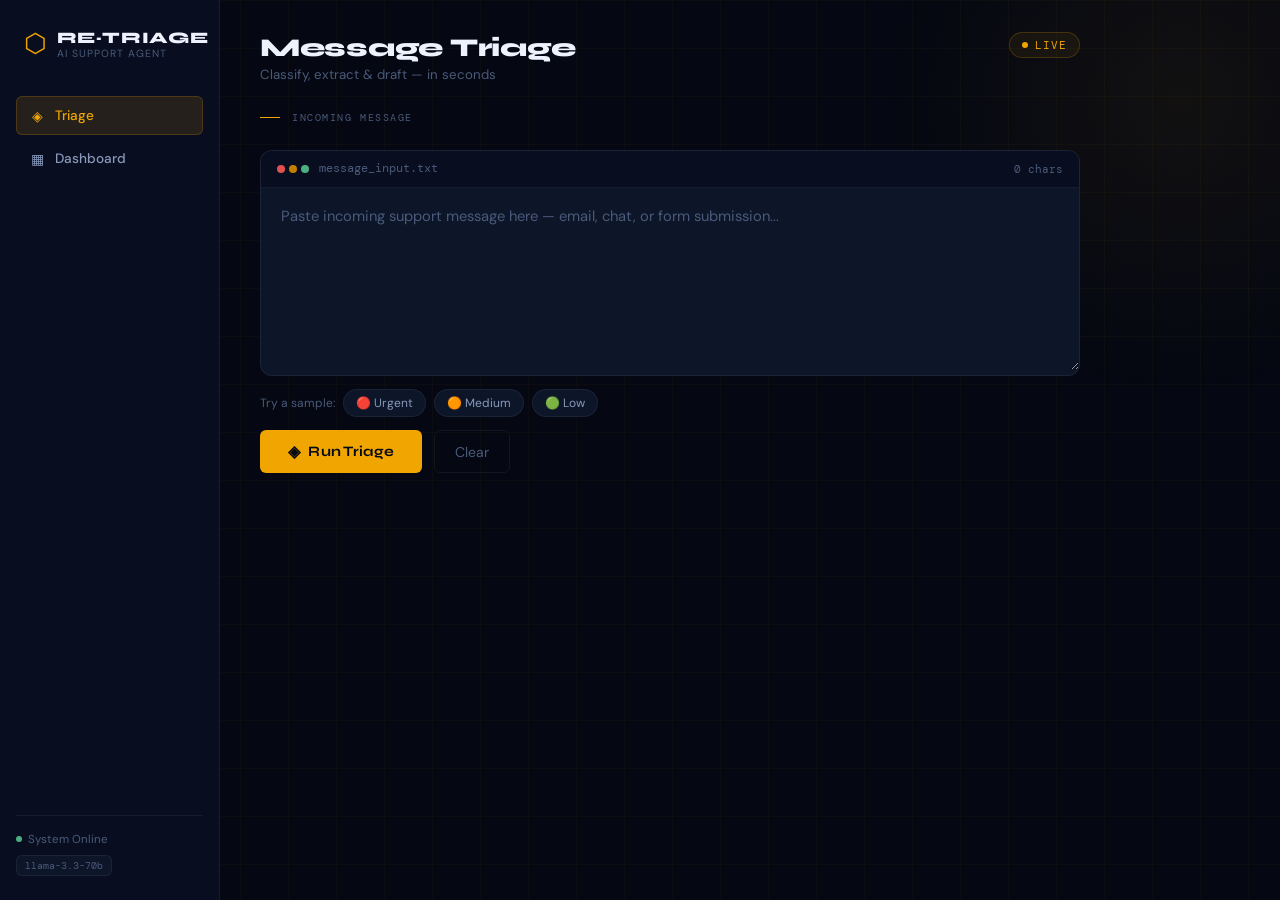
<file: frontend/index.html>
<!DOCTYPE html>
<html lang="en">
<head>
  <meta charset="UTF-8" />
  <meta name="viewport" content="width=device-width, initial-scale=1.0"/>
  <title>RE·TRIAGE — Real Estate Support Agent</title>
  <link rel="preconnect" href="https://fonts.googleapis.com">
  <link href="https://fonts.googleapis.com/css2?family=Syne:wght@400;600;700;800&family=DM+Mono:wght@400;500&family=DM+Sans:wght@300;400;500&display=swap" rel="stylesheet">
  <link rel="stylesheet" href="style.css" />
</head>
<body>

  <div class="bg-grid"></div>
  <div class="bg-glow"></div>

  <div class="layout">

    <!-- Sidebar -->
    <aside class="sidebar">
      <div class="brand">
        <div class="brand-icon">⬡</div>
        <div class="brand-text">
          <span class="brand-name">RE·TRIAGE</span>
          <span class="brand-sub">AI Support Agent</span>
        </div>
      </div>

      <nav class="sidebar-nav">
        <a href="index.html" class="nav-item active">
          <span class="nav-icon">◈</span>
          <span>Triage</span>
        </a>
        <a href="dashboard.html" class="nav-item">
          <span class="nav-icon">▦</span>
          <span>Dashboard</span>
        </a>
      </nav>

      <div class="sidebar-footer">
        <div class="system-status">
          <span class="pulse-dot"></span>
          <span>System Online</span>
        </div>
        <div class="model-tag">llama-3.3-70b</div>
      </div>
    </aside>

    <!-- Main Content -->
    <main class="main">

      <!-- Top Bar -->
      <header class="topbar">
        <div class="topbar-left">
          <h1 class="page-title">Message Triage</h1>
          <p class="page-sub">Classify, extract & draft — in seconds</p>
        </div>
        <div class="topbar-right">
          <div class="live-indicator">
            <span class="pulse-dot amber"></span>
            <span>LIVE</span>
          </div>
        </div>
      </header>

      <!-- Input Section -->
      <section class="input-section">
        <div class="section-label">
          <span class="label-line"></span>
          <span>INCOMING MESSAGE</span>
        </div>

        <div class="input-card">
          <div class="input-card-header">
            <div class="input-dots">
              <span></span><span></span><span></span>
            </div>
            <span class="input-card-title">message_input.txt</span>
            <span class="char-count" id="charCount">0 chars</span>
          </div>
          <textarea
            id="messageInput"
            rows="6"
            placeholder="Paste incoming support message here — email, chat, or form submission..."
            oninput="updateCharCount()"
          ></textarea>
        </div>

        <!-- Sample Messages -->
        <div class="samples-row">
          <span class="samples-label">Try a sample:</span>
          <button class="sample-btn" onclick="loadSample('urgent')">🔴 Urgent</button>
          <button class="sample-btn" onclick="loadSample('medium')">🟠 Medium</button>
          <button class="sample-btn" onclick="loadSample('low')">🟢 Low</button>
        </div>

        <div class="action-row">
          <button id="submitBtn" class="primary-btn" onclick="runTriage()">
            <span class="btn-icon">◈</span>
            <span id="btnText">Run Triage</span>
            <span id="btnSpinner" class="spinner hidden"></span>
          </button>
          <button class="ghost-btn" onclick="clearAll()">Clear</button>
        </div>
      </section>

      <!-- Error -->
      <div id="errorBox" class="error-box hidden"></div>

      <!-- Report Output -->
      <section id="reportPanel" class="report-panel hidden">

        <div class="section-label">
          <span class="label-line"></span>
          <span>TRIAGE REPORT</span>
          <span class="report-id-badge" id="reportIdBadge"></span>
        </div>

        <!-- Top Row: Classification + Routing -->
        <div class="report-grid-top">

          <!-- Classification -->
          <div class="report-card">
            <div class="card-eyebrow">Classification</div>
            <div class="classification-display">
              <div class="class-item">
                <span class="class-micro">URGENCY</span>
                <span id="urgencyTag" class="urgency-tag"></span>
              </div>
              <div class="class-divider"></div>
              <div class="class-item">
                <span class="class-micro">INTENT</span>
                <span id="intentTag" class="intent-tag"></span>
              </div>
            </div>
          </div>

          <!-- Routing -->
          <div class="report-card routing-card">
            <div class="card-eyebrow">Routing & SLA</div>
            <p id="routingText" class="routing-main"></p>
            <div class="sla-chip" id="slaChip"></div>
          </div>

        </div>

        <!-- Entities -->
        <div class="report-card entities-card">
          <div class="card-eyebrow">Extracted Entities</div>
          <div class="entities-grid" id="entitiesGrid"></div>
        </div>

        <!-- Draft Response -->
        <div class="report-card draft-card">
          <div class="card-eyebrow">
            <span>Draft Response</span>
            <button class="copy-btn" id="copyBtn" onclick="copyDraft()">
              ⊕ Copy
            </button>
          </div>
          <div id="draftResponse" class="draft-content"></div>
        </div>

        <!-- Timestamp -->
        <div class="report-meta">
          <span id="reportTimestamp"></span>
          <span>·</span>
          <span>status: pending_review</span>
        </div>

      </section>

    </main>
  </div>

  <script src="app.js"></script>
</body>
</html>
</file>
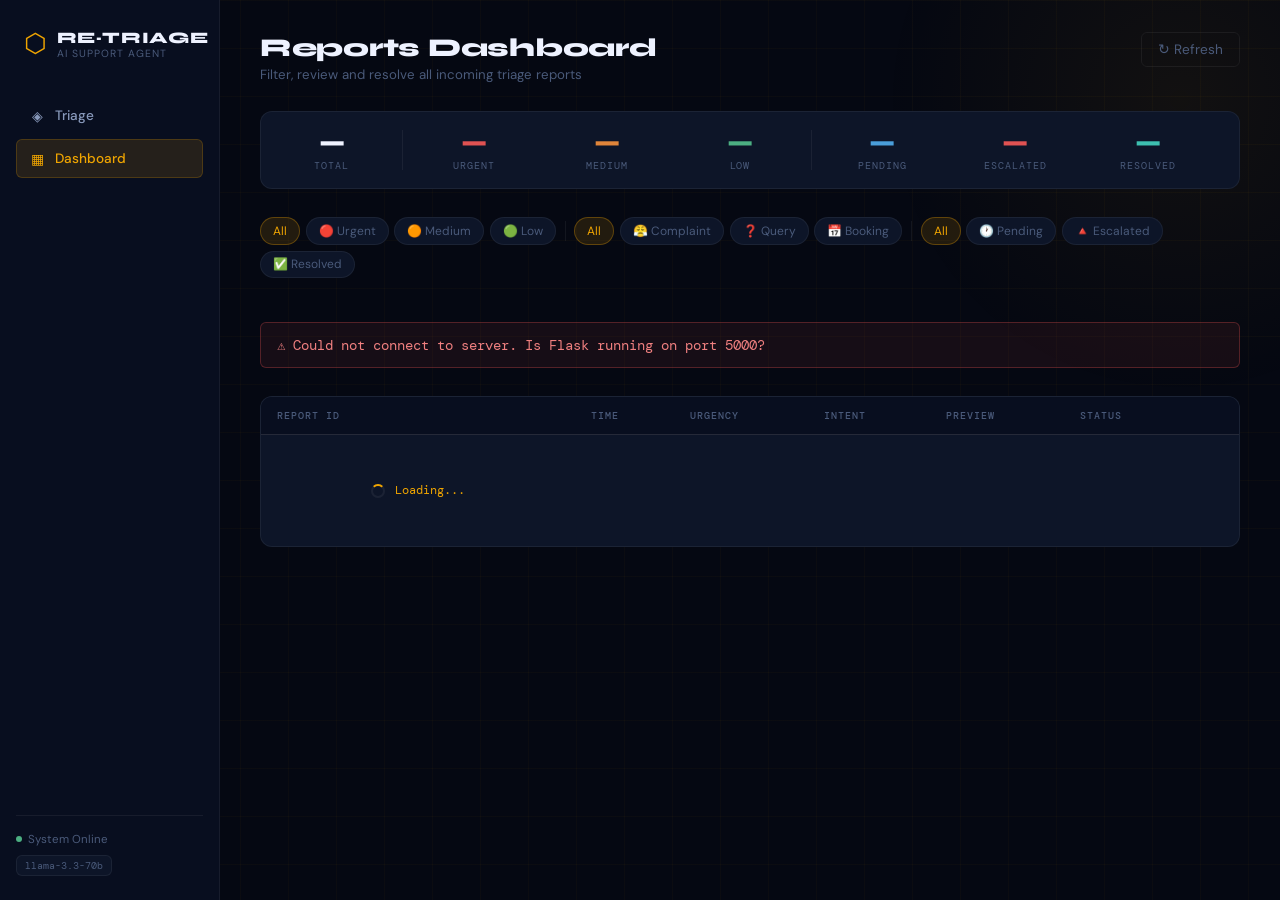
<file: frontend/dashboard.html>
<!DOCTYPE html>
<html lang="en">
<head>
  <meta charset="UTF-8" />
  <meta name="viewport" content="width=device-width, initial-scale=1.0"/>
  <title>RE·TRIAGE — Dashboard</title>
  <link rel="preconnect" href="https://fonts.googleapis.com">
  <link href="https://fonts.googleapis.com/css2?family=Syne:wght@400;600;700;800&family=DM+Mono:wght@400;500&family=DM+Sans:wght@300;400;500&display=swap" rel="stylesheet">
  <link rel="stylesheet" href="style.css" />
  <link rel="stylesheet" href="dashboard.css" />
</head>
<body>

  <div class="bg-grid"></div>
  <div class="bg-glow"></div>

  <div class="layout">

    <!-- Sidebar -->
    <aside class="sidebar">
      <div class="brand">
        <div class="brand-icon">⬡</div>
        <div class="brand-text">
          <span class="brand-name">RE·TRIAGE</span>
          <span class="brand-sub">AI Support Agent</span>
        </div>
      </div>

      <nav class="sidebar-nav">
        <a href="index.html" class="nav-item">
          <span class="nav-icon">◈</span>
          <span>Triage</span>
        </a>
        <a href="dashboard.html" class="nav-item active">
          <span class="nav-icon">▦</span>
          <span>Dashboard</span>
        </a>
      </nav>

      <div class="sidebar-footer">
        <div class="system-status">
          <span class="pulse-dot"></span>
          <span>System Online</span>
        </div>
        <div class="model-tag">llama-3.3-70b</div>
      </div>
    </aside>

    <!-- Main -->
    <main class="main dash-main">

      <!-- Topbar -->
      <header class="topbar">
        <div class="topbar-left">
          <h1 class="page-title">Reports Dashboard</h1>
          <p class="page-sub">Filter, review and resolve all incoming triage reports</p>
        </div>
        <div class="topbar-right">
          <button class="ghost-btn refresh-btn" onclick="loadDashboard()">
            <span id="refreshIcon">↻</span> Refresh
          </button>
        </div>
      </header>

      <!-- Stats Strip -->
      <section class="stats-strip">
        <div class="stat-tile total">
          <span class="stat-val" id="statTotal">—</span>
          <span class="stat-key">Total</span>
        </div>
        <div class="stat-divider"></div>
        <div class="stat-tile">
          <span class="stat-val red" id="statUrgent">—</span>
          <span class="stat-key">Urgent</span>
        </div>
        <div class="stat-tile">
          <span class="stat-val orange" id="statMedium">—</span>
          <span class="stat-key">Medium</span>
        </div>
        <div class="stat-tile">
          <span class="stat-val green" id="statLow">—</span>
          <span class="stat-key">Low</span>
        </div>
        <div class="stat-divider"></div>
        <div class="stat-tile">
          <span class="stat-val blue" id="statPending">—</span>
          <span class="stat-key">Pending</span>
        </div>
        <div class="stat-tile">
          <span class="stat-val red" id="statEscalated">—</span>
          <span class="stat-key">Escalated</span>
        </div>
        <div class="stat-tile">
          <span class="stat-val teal" id="statResolved">—</span>
          <span class="stat-key">Resolved</span>
        </div>
      </section>

      <!-- Filter Bar -->
      <section class="filter-bar">
        <div class="filter-pills" id="filterPills">
          <button class="pill active" data-type="urgency" data-val="" onclick="setFilter(this,'urgency','')">All</button>
          <button class="pill urgent" data-type="urgency" data-val="urgent" onclick="setFilter(this,'urgency','urgent')">🔴 Urgent</button>
          <button class="pill medium" data-type="urgency" data-val="medium" onclick="setFilter(this,'urgency','medium')">🟠 Medium</button>
          <button class="pill low"    data-type="urgency" data-val="low"    onclick="setFilter(this,'urgency','low')">🟢 Low</button>

          <div class="pill-sep"></div>

          <button class="pill active" data-type="intent" data-val="" onclick="setFilter(this,'intent','')">All</button>
          <button class="pill" data-type="intent" data-val="complaint" onclick="setFilter(this,'intent','complaint')">😤 Complaint</button>
          <button class="pill" data-type="intent" data-val="query"     onclick="setFilter(this,'intent','query')">❓ Query</button>
          <button class="pill" data-type="intent" data-val="booking"   onclick="setFilter(this,'intent','booking')">📅 Booking</button>

          <div class="pill-sep"></div>

          <button class="pill active" data-type="status" data-val="" onclick="setFilter(this,'status','')">All</button>
          <button class="pill" data-type="status" data-val="pending_review" onclick="setFilter(this,'status','pending_review')">🕐 Pending</button>
          <button class="pill" data-type="status" data-val="escalated"      onclick="setFilter(this,'status','escalated')">🔺 Escalated</button>
          <button class="pill" data-type="status" data-val="resolved"       onclick="setFilter(this,'status','resolved')">✅ Resolved</button>
        </div>

        <span class="results-count" id="resultsCount"></span>
      </section>

      <!-- Error -->
      <div id="errorBox" class="error-box hidden"></div>

      <!-- Table -->
      <section class="table-section">
        <table class="reports-table">
          <thead>
            <tr>
              <th>Report ID</th>
              <th>Time</th>
              <th>Urgency</th>
              <th>Intent</th>
              <th>Preview</th>
              <th>Status</th>
              <th></th>
            </tr>
          </thead>
          <tbody id="reportsBody">
            <tr>
              <td colspan="7" class="empty-row">
                <span class="loading-spinner"></span>
                Loading reports...
              </td>
            </tr>
          </tbody>
        </table>
      </section>

    </main>
  </div>

  <!-- Detail Modal -->
  <div id="modalOverlay" class="modal-overlay hidden">
    <div class="modal" id="modalBox">

      <div class="modal-topbar">
        <div class="modal-title-row">
          <span class="modal-eyebrow">Report Detail</span>
          <div class="modal-badges">
            <span id="modalReportId"  class="report-id-badge"></span>
            <span id="modalTimestamp" class="report-id-badge" style="background:transparent;color:var(--text-muted);border-color:var(--border)"></span>
          </div>
        </div>
        <button class="modal-close-btn" onclick="closeModal()">✕</button>
      </div>

      <div class="modal-body">

        <!-- Message -->
        <div class="modal-section">
          <div class="modal-section-label">Original Message</div>
          <p id="modalMessage" class="modal-message-text"></p>
        </div>

        <!-- Classification + Routing -->
        <div class="modal-two-col">
          <div class="modal-section">
            <div class="modal-section-label">Classification</div>
            <div class="modal-tags">
              <span id="modalUrgency" class="urgency-tag"></span>
              <span id="modalIntent"  class="intent-tag" style="margin-left:1rem"></span>
            </div>
          </div>
          <div class="modal-section">
            <div class="modal-section-label">Routing & SLA</div>
            <p id="modalRouting" style="font-size:0.85rem;color:var(--text-primary);margin-bottom:0.4rem"></p>
            <div class="sla-chip" id="modalSla"></div>
          </div>
        </div>

        <!-- Entities -->
        <div class="modal-section">
          <div class="modal-section-label">Extracted Entities</div>
          <div class="entities-grid" id="modalEntitiesGrid"></div>
        </div>

        <!-- Draft -->
        <div class="modal-section">
          <div class="modal-section-label" style="display:flex;justify-content:space-between">
            <span>Draft Response</span>
            <button class="copy-btn" id="modalCopyBtn" onclick="copyModalDraft()">⊕ Copy</button>
          </div>
          <div id="modalDraft" class="draft-content"></div>
        </div>

        <!-- Status Update -->
        <div class="modal-section status-update-section">
          <div class="modal-section-label">Update Status</div>
          <div class="status-update-row">
            <div class="status-pills-row" id="statusPillsRow">
              <button class="status-pill" data-val="pending_review" onclick="selectStatus(this)">🕐 Pending Review</button>
              <button class="status-pill" data-val="escalated"      onclick="selectStatus(this)">🔺 Escalated</button>
              <button class="status-pill" data-val="resolved"       onclick="selectStatus(this)">✅ Resolved</button>
            </div>
            <button class="primary-btn update-status-btn" onclick="updateStatus()">
              Save Status
            </button>
          </div>
          <p id="statusMsg" class="status-msg hidden"></p>
        </div>

      </div>
    </div>
  </div>

  <script src="dashboard.js"></script>
</body>
</html>
</file>
<file: frontend/style.css>
/* ═══════════════════════════════════════════
   RE·TRIAGE — Shared Styles
   Aesthetic: Dark Command Center
   Fonts: Syne (display) + DM Sans (body) + DM Mono (code)
═══════════════════════════════════════════ */

:root {
  --navy-950: #050812;
  --navy-900: #080e1f;
  --navy-800: #0d1528;
  --navy-700: #111d35;
  --navy-600: #172240;
  --navy-500: #1e2d52;

  --amber:     #f0a500;
  --amber-dim: #c47f00;
  --amber-glow: rgba(240, 165, 0, 0.12);
  --amber-faint: rgba(240, 165, 0, 0.06);

  --red:    #e05252;
  --orange: #e0853a;
  --green:  #4caf82;
  --blue:   #4a9eda;
  --purple: #9b7fe8;
  --teal:   #3dbfb0;

  --text-primary:   #eef2ff;
  --text-secondary: #8899bb;
  --text-muted:     #4a5a7a;

  --border:       rgba(255,255,255,0.06);
  --border-hover: rgba(240, 165, 0, 0.25);

  --radius-sm: 6px;
  --radius-md: 12px;
  --radius-lg: 18px;

  --font-display: 'Syne', sans-serif;
  --font-body:    'DM Sans', sans-serif;
  --font-mono:    'DM Mono', monospace;
}

*, *::before, *::after {
  box-sizing: border-box;
  margin: 0;
  padding: 0;
}

html { scroll-behavior: smooth; }

body {
  font-family: var(--font-body);
  background: var(--navy-950);
  color: var(--text-primary);
  min-height: 100vh;
  overflow-x: hidden;
}

/* ── Background Effects ── */
.bg-grid {
  position: fixed;
  inset: 0;
  background-image:
    linear-gradient(rgba(240,165,0,0.03) 1px, transparent 1px),
    linear-gradient(90deg, rgba(240,165,0,0.03) 1px, transparent 1px);
  background-size: 48px 48px;
  pointer-events: none;
  z-index: 0;
}

.bg-glow {
  position: fixed;
  top: -200px;
  right: -200px;
  width: 600px;
  height: 600px;
  background: radial-gradient(circle, rgba(240,165,0,0.06) 0%, transparent 70%);
  pointer-events: none;
  z-index: 0;
}

/* ── Layout ── */
.layout {
  display: flex;
  min-height: 100vh;
  position: relative;
  z-index: 1;
}

/* ── Sidebar ── */
.sidebar {
  width: 220px;
  min-width: 220px;
  background: var(--navy-900);
  border-right: 1px solid var(--border);
  display: flex;
  flex-direction: column;
  padding: 1.5rem 1rem;
  position: sticky;
  top: 0;
  height: 100vh;
}

.brand {
  display: flex;
  align-items: center;
  gap: 0.6rem;
  padding: 0.25rem 0.5rem;
  margin-bottom: 2rem;
}

.brand-icon {
  font-size: 1.6rem;
  color: var(--amber);
  line-height: 1;
}

.brand-text {
  display: flex;
  flex-direction: column;
}

.brand-name {
  font-family: var(--font-display);
  font-weight: 800;
  font-size: 1rem;
  color: var(--text-primary);
  letter-spacing: 0.05em;
}

.brand-sub {
  font-size: 0.65rem;
  color: var(--text-muted);
  text-transform: uppercase;
  letter-spacing: 0.1em;
}

.sidebar-nav {
  display: flex;
  flex-direction: column;
  gap: 0.25rem;
  flex: 1;
}

.nav-item {
  display: flex;
  align-items: center;
  gap: 0.6rem;
  padding: 0.6rem 0.75rem;
  border-radius: var(--radius-sm);
  font-size: 0.85rem;
  font-weight: 500;
  color: var(--text-secondary);
  text-decoration: none;
  transition: all 0.15s;
  border: 1px solid transparent;
}

.nav-item:hover {
  background: var(--amber-faint);
  color: var(--text-primary);
  border-color: var(--border-hover);
}

.nav-item.active {
  background: var(--amber-glow);
  color: var(--amber);
  border-color: rgba(240,165,0,0.2);
}

.nav-icon {
  font-size: 0.9rem;
  width: 16px;
  text-align: center;
}

.sidebar-footer {
  border-top: 1px solid var(--border);
  padding-top: 1rem;
  display: flex;
  flex-direction: column;
  gap: 0.5rem;
}

.system-status {
  display: flex;
  align-items: center;
  gap: 0.4rem;
  font-size: 0.72rem;
  color: var(--text-muted);
}

.pulse-dot {
  width: 6px;
  height: 6px;
  border-radius: 50%;
  background: var(--green);
  animation: pulse 2s ease infinite;
  flex-shrink: 0;
}

.pulse-dot.amber { background: var(--amber); }

@keyframes pulse {
  0%, 100% { opacity: 1; transform: scale(1); }
  50%       { opacity: 0.5; transform: scale(0.8); }
}

.model-tag {
  font-family: var(--font-mono);
  font-size: 0.65rem;
  color: var(--text-muted);
  background: var(--navy-800);
  padding: 0.2rem 0.5rem;
  border-radius: var(--radius-sm);
  border: 1px solid var(--border);
  width: fit-content;
}

/* ── Main ── */
.main {
  flex: 1;
  padding: 2rem 2.5rem;
  max-width: 900px;
  display: flex;
  flex-direction: column;
  gap: 1.75rem;
}

/* ── Topbar ── */
.topbar {
  display: flex;
  justify-content: space-between;
  align-items: flex-start;
}

.page-title {
  font-family: var(--font-display);
  font-size: 1.6rem;
  font-weight: 800;
  color: var(--text-primary);
  letter-spacing: -0.01em;
}

.page-sub {
  font-size: 0.83rem;
  color: var(--text-muted);
  margin-top: 0.2rem;
}

.live-indicator {
  display: flex;
  align-items: center;
  gap: 0.4rem;
  font-family: var(--font-mono);
  font-size: 0.7rem;
  color: var(--amber);
  background: var(--amber-faint);
  border: 1px solid rgba(240,165,0,0.2);
  padding: 0.3rem 0.75rem;
  border-radius: 20px;
  letter-spacing: 0.1em;
}

/* ── Section Labels ── */
.section-label {
  display: flex;
  align-items: center;
  gap: 0.75rem;
  font-family: var(--font-mono);
  font-size: 0.65rem;
  letter-spacing: 0.15em;
  color: var(--text-muted);
  text-transform: uppercase;
  margin-bottom: 0.75rem;
}

.label-line {
  width: 20px;
  height: 1px;
  background: var(--amber);
  flex-shrink: 0;
}

/* ── Input Card ── */
.input-section {
  display: flex;
  flex-direction: column;
  gap: 0.85rem;
}

.input-card {
  background: var(--navy-800);
  border: 1px solid var(--border);
  border-radius: var(--radius-md);
  overflow: hidden;
  transition: border-color 0.2s;
}

.input-card:focus-within {
  border-color: rgba(240,165,0,0.3);
  box-shadow: 0 0 0 1px rgba(240,165,0,0.08);
}

.input-card-header {
  display: flex;
  align-items: center;
  gap: 0.6rem;
  padding: 0.65rem 1rem;
  background: var(--navy-900);
  border-bottom: 1px solid var(--border);
}

.input-dots {
  display: flex;
  gap: 4px;
}

.input-dots span {
  width: 8px;
  height: 8px;
  border-radius: 50%;
  background: var(--border);
}

.input-dots span:nth-child(1) { background: #e05252; }
.input-dots span:nth-child(2) { background: var(--amber-dim); }
.input-dots span:nth-child(3) { background: var(--green); }

.input-card-title {
  font-family: var(--font-mono);
  font-size: 0.72rem;
  color: var(--text-muted);
  flex: 1;
}

.char-count {
  font-family: var(--font-mono);
  font-size: 0.68rem;
  color: var(--text-muted);
}

textarea {
  width: 100%;
  background: transparent;
  border: none;
  color: var(--text-primary);
  padding: 1rem 1.25rem;
  font-family: var(--font-body);
  font-size: 0.92rem;
  line-height: 1.7;
  resize: vertical;
  outline: none;
  min-height: 130px;
}

textarea::placeholder { color: var(--text-muted); }

/* ── Samples ── */
.samples-row {
  display: flex;
  align-items: center;
  gap: 0.5rem;
  flex-wrap: wrap;
}

.samples-label {
  font-size: 0.75rem;
  color: var(--text-muted);
}

.sample-btn {
  background: var(--navy-800);
  border: 1px solid var(--border);
  border-radius: 20px;
  color: var(--text-secondary);
  font-size: 0.75rem;
  padding: 0.3rem 0.75rem;
  cursor: pointer;
  transition: all 0.15s;
  font-family: var(--font-body);
}

.sample-btn:hover {
  border-color: var(--border-hover);
  color: var(--amber);
  background: var(--amber-faint);
}

/* ── Action Row ── */
.action-row {
  display: flex;
  gap: 0.75rem;
}

.primary-btn {
  background: var(--amber);
  color: var(--navy-950);
  border: none;
  border-radius: var(--radius-sm);
  padding: 0.7rem 1.75rem;
  font-family: var(--font-display);
  font-size: 0.9rem;
  font-weight: 700;
  cursor: pointer;
  display: flex;
  align-items: center;
  gap: 0.5rem;
  transition: all 0.15s;
  letter-spacing: 0.02em;
}

.primary-btn:hover {
  background: #ffc234;
  transform: translateY(-1px);
  box-shadow: 0 4px 20px rgba(240,165,0,0.3);
}

.primary-btn:active { transform: translateY(0); }
.primary-btn:disabled { opacity: 0.5; cursor: not-allowed; transform: none; }

.btn-icon { font-size: 1rem; }

.ghost-btn {
  background: transparent;
  border: 1px solid var(--border);
  border-radius: var(--radius-sm);
  color: var(--text-muted);
  padding: 0.7rem 1.25rem;
  font-family: var(--font-body);
  font-size: 0.88rem;
  cursor: pointer;
  transition: all 0.15s;
}

.ghost-btn:hover {
  border-color: var(--border-hover);
  color: var(--text-secondary);
}

/* ── Spinner ── */
.spinner {
  width: 14px; height: 14px;
  border: 2px solid rgba(8,14,31,0.3);
  border-top-color: var(--navy-950);
  border-radius: 50%;
  animation: spin 0.6s linear infinite;
}

@keyframes spin { to { transform: rotate(360deg); } }

/* ── Error ── */
.error-box {
  background: rgba(224,82,82,0.08);
  border: 1px solid rgba(224,82,82,0.3);
  border-radius: var(--radius-sm);
  color: #f08080;
  padding: 0.85rem 1rem;
  font-size: 0.85rem;
  font-family: var(--font-mono);
}

/* ── Report Panel ── */
.report-panel {
  display: flex;
  flex-direction: column;
  gap: 1rem;
  animation: slideUp 0.4s cubic-bezier(0.16,1,0.3,1);
}

@keyframes slideUp {
  from { opacity: 0; transform: translateY(16px); }
  to   { opacity: 1; transform: translateY(0); }
}

.report-id-badge {
  font-family: var(--font-mono);
  font-size: 0.65rem;
  background: var(--amber-faint);
  border: 1px solid rgba(240,165,0,0.2);
  color: var(--amber);
  padding: 0.2rem 0.6rem;
  border-radius: 20px;
}

/* ── Report Cards ── */
.report-card {
  background: var(--navy-800);
  border: 1px solid var(--border);
  border-radius: var(--radius-md);
  padding: 1.25rem 1.5rem;
  transition: border-color 0.2s;
}

.report-card:hover { border-color: rgba(255,255,255,0.1); }

.card-eyebrow {
  font-family: var(--font-mono);
  font-size: 0.65rem;
  letter-spacing: 0.12em;
  color: var(--text-muted);
  text-transform: uppercase;
  margin-bottom: 1rem;
  display: flex;
  justify-content: space-between;
  align-items: center;
}

/* ── Top Grid ── */
.report-grid-top {
  display: grid;
  grid-template-columns: 1fr 1fr;
  gap: 1rem;
}

/* ── Classification ── */
.classification-display {
  display: flex;
  align-items: center;
  gap: 1.25rem;
}

.class-item {
  display: flex;
  flex-direction: column;
  gap: 0.4rem;
}

.class-micro {
  font-family: var(--font-mono);
  font-size: 0.6rem;
  letter-spacing: 0.12em;
  color: var(--text-muted);
}

.class-divider {
  width: 1px;
  height: 40px;
  background: var(--border);
}

.urgency-tag, .intent-tag {
  font-family: var(--font-display);
  font-weight: 700;
  font-size: 1rem;
  letter-spacing: 0.03em;
}

/* Urgency colors */
.u-urgent { color: var(--red); }
.u-medium { color: var(--orange); }
.u-low    { color: var(--green); }

/* Intent colors */
.i-complaint { color: var(--red); }
.i-query     { color: var(--blue); }
.i-booking   { color: var(--teal); }

/* ── Routing ── */
.routing-card { }

.routing-main {
  font-size: 0.9rem;
  font-weight: 500;
  color: var(--text-primary);
  line-height: 1.5;
  margin-bottom: 0.75rem;
}

.sla-chip {
  display: inline-flex;
  align-items: center;
  gap: 0.3rem;
  background: var(--navy-700);
  border: 1px solid var(--border);
  border-radius: 20px;
  padding: 0.25rem 0.75rem;
  font-family: var(--font-mono);
  font-size: 0.72rem;
  color: var(--amber);
}

/* ── Entities ── */
.entities-grid {
  display: grid;
  grid-template-columns: repeat(3, 1fr);
  gap: 0.75rem;
}

.entity-item {
  background: var(--navy-900);
  border: 1px solid var(--border);
  border-radius: var(--radius-sm);
  padding: 0.65rem 0.85rem;
}

.entity-label {
  font-family: var(--font-mono);
  font-size: 0.6rem;
  letter-spacing: 0.1em;
  color: var(--text-muted);
  text-transform: uppercase;
  margin-bottom: 0.3rem;
}

.entity-value {
  font-size: 0.82rem;
  font-weight: 500;
  color: var(--text-primary);
  line-height: 1.4;
}

.entity-value.empty { color: var(--text-muted); font-style: italic; }

.entity-item.has-value {
  border-color: rgba(240,165,0,0.15);
  background: var(--amber-faint);
}

.entity-item.has-value .entity-label { color: var(--amber-dim); }

/* ── Draft ── */
.draft-card { }

.copy-btn {
  background: var(--navy-700);
  border: 1px solid var(--border);
  border-radius: var(--radius-sm);
  color: var(--text-secondary);
  font-size: 0.72rem;
  padding: 0.25rem 0.65rem;
  cursor: pointer;
  font-family: var(--font-body);
  transition: all 0.15s;
}

.copy-btn:hover {
  border-color: var(--border-hover);
  color: var(--amber);
}

.draft-content {
  font-size: 0.9rem;
  line-height: 1.8;
  color: var(--text-secondary);
  white-space: pre-wrap;
  padding: 0.5rem 0;
  border-left: 2px solid var(--amber);
  padding-left: 1rem;
  margin-left: 0.25rem;
}

/* ── Report Meta ── */
.report-meta {
  font-family: var(--font-mono);
  font-size: 0.68rem;
  color: var(--text-muted);
  display: flex;
  gap: 0.5rem;
  padding-left: 0.25rem;
}

/* ── Utility ── */
.hidden { display: none !important; }
</file>
<file: frontend/dashboard.css>
/* ═══════════════════════════════════════════
   RE·TRIAGE — Dashboard Styles
═══════════════════════════════════════════ */

.dash-main {
  max-width: 1100px;
}

/* ── Stats Strip ── */
.stats-strip {
  display: flex;
  align-items: center;
  background: var(--navy-800);
  border: 1px solid var(--border);
  border-radius: var(--radius-md);
  padding: 1rem 1.5rem;
  gap: 0;
  overflow-x: auto;
}

.stat-tile {
  display: flex;
  flex-direction: column;
  align-items: center;
  gap: 0.2rem;
  padding: 0 1.25rem;
  flex: 1;
  min-width: 70px;
}

.stat-tile.total { padding-left: 0; }

.stat-val {
  font-family: var(--font-display);
  font-size: 1.75rem;
  font-weight: 800;
  color: var(--text-primary);
  line-height: 1;
}

.stat-val.red    { color: var(--red); }
.stat-val.orange { color: var(--orange); }
.stat-val.green  { color: var(--green); }
.stat-val.blue   { color: var(--blue); }
.stat-val.teal   { color: var(--teal); }

.stat-key {
  font-family: var(--font-mono);
  font-size: 0.62rem;
  letter-spacing: 0.1em;
  color: var(--text-muted);
  text-transform: uppercase;
}

.stat-divider {
  width: 1px;
  height: 40px;
  background: var(--border);
  flex-shrink: 0;
  margin: 0 0.25rem;
}

/* ── Filter Bar ── */
.filter-bar {
  display: flex;
  align-items: center;
  justify-content: space-between;
  gap: 1rem;
  flex-wrap: wrap;
}

.filter-pills {
  display: flex;
  align-items: center;
  gap: 0.35rem;
  flex-wrap: wrap;
}

.pill {
  background: var(--navy-800);
  border: 1px solid var(--border);
  border-radius: 20px;
  color: var(--text-muted);
  font-size: 0.75rem;
  padding: 0.3rem 0.75rem;
  cursor: pointer;
  font-family: var(--font-body);
  transition: all 0.15s;
  white-space: nowrap;
}

.pill:hover {
  border-color: var(--border-hover);
  color: var(--amber);
  background: var(--amber-faint);
}

.pill.active {
  background: var(--amber-glow);
  border-color: rgba(240,165,0,0.3);
  color: var(--amber);
}

.pill-sep {
  width: 1px;
  height: 20px;
  background: var(--border);
  margin: 0 0.2rem;
}

.results-count {
  font-family: var(--font-mono);
  font-size: 0.7rem;
  color: var(--text-muted);
  white-space: nowrap;
}

.refresh-btn {
  font-size: 0.85rem;
  padding: 0.5rem 1rem;
}

/* ── Table ── */
.table-section {
  background: var(--navy-800);
  border: 1px solid var(--border);
  border-radius: var(--radius-md);
  overflow: hidden;
  overflow-x: auto;
}

.reports-table {
  width: 100%;
  border-collapse: collapse;
}

.reports-table thead tr {
  background: var(--navy-900);
  border-bottom: 1px solid var(--border);
}

.reports-table th {
  padding: 0.75rem 1rem;
  text-align: left;
  font-family: var(--font-mono);
  font-size: 0.62rem;
  text-transform: uppercase;
  letter-spacing: 0.1em;
  color: var(--text-muted);
  font-weight: 500;
}

.reports-table tbody tr {
  border-bottom: 1px solid rgba(255,255,255,0.03);
  cursor: pointer;
  transition: background 0.12s;
}

.reports-table tbody tr:hover {
  background: rgba(240,165,0,0.04);
}

.reports-table tbody tr:last-child { border-bottom: none; }

.reports-table td {
  padding: 0.85rem 1rem;
  font-size: 0.85rem;
  color: var(--text-secondary);
  vertical-align: middle;
  border-bottom: none;
}

.reports-table td:first-child {
  font-family: var(--font-mono);
  font-size: 0.72rem;
  color: var(--amber);
}

.preview-cell {
  max-width: 200px;
  white-space: nowrap;
  overflow: hidden;
  text-overflow: ellipsis;
  color: var(--text-muted);
  font-size: 0.8rem;
}

.status-badge {
  display: inline-flex;
  align-items: center;
  gap: 0.3rem;
  padding: 0.25rem 0.65rem;
  border-radius: 20px;
  font-size: 0.7rem;
  font-family: var(--font-mono);
  font-weight: 500;
  letter-spacing: 0.04em;
  white-space: nowrap;
}

.sb-pending   { background: rgba(74,158,218,0.1); color: var(--blue); border: 1px solid rgba(74,158,218,0.25); }
.sb-escalated { background: rgba(224,82,82,0.1);  color: var(--red);  border: 1px solid rgba(224,82,82,0.25); }
.sb-resolved  { background: rgba(61,191,176,0.1); color: var(--teal); border: 1px solid rgba(61,191,176,0.25); }

.view-btn {
  background: transparent;
  border: 1px solid var(--border);
  border-radius: var(--radius-sm);
  color: var(--text-muted);
  font-size: 0.72rem;
  padding: 0.3rem 0.7rem;
  cursor: pointer;
  font-family: var(--font-body);
  transition: all 0.15s;
  white-space: nowrap;
}

.view-btn:hover {
  border-color: var(--border-hover);
  color: var(--amber);
  background: var(--amber-faint);
}

.empty-row {
  text-align: center;
  color: var(--text-muted);
  padding: 3rem !important;
  font-size: 0.85rem;
  display: flex;
  align-items: center;
  justify-content: center;
  gap: 0.6rem;
}

.loading-spinner {
  width: 14px; height: 14px;
  border: 2px solid var(--border);
  border-top-color: var(--amber);
  border-radius: 50%;
  animation: spin 0.7s linear infinite;
  display: inline-block;
}

/* ── Modal ── */
.modal-overlay {
  position: fixed;
  inset: 0;
  background: rgba(5,8,18,0.85);
  backdrop-filter: blur(4px);
  display: flex;
  align-items: center;
  justify-content: center;
  z-index: 200;
  padding: 1.5rem;
  animation: fadeIn 0.2s ease;
}

@keyframes fadeIn { from { opacity: 0; } to { opacity: 1; } }

.modal {
  background: var(--navy-800);
  border: 1px solid rgba(240,165,0,0.2);
  border-radius: var(--radius-lg);
  width: 100%;
  max-width: 720px;
  max-height: 90vh;
  overflow-y: auto;
  box-shadow: 0 24px 80px rgba(0,0,0,0.6), 0 0 0 1px rgba(240,165,0,0.06);
  animation: modalSlide 0.25s cubic-bezier(0.16,1,0.3,1);
}

@keyframes modalSlide {
  from { opacity: 0; transform: translateY(20px) scale(0.98); }
  to   { opacity: 1; transform: translateY(0) scale(1); }
}

.modal-topbar {
  display: flex;
  justify-content: space-between;
  align-items: flex-start;
  padding: 1.25rem 1.5rem;
  border-bottom: 1px solid var(--border);
  background: var(--navy-900);
  border-radius: var(--radius-lg) var(--radius-lg) 0 0;
  position: sticky;
  top: 0;
  z-index: 1;
}

.modal-title-row {
  display: flex;
  flex-direction: column;
  gap: 0.4rem;
}

.modal-eyebrow {
  font-family: var(--font-display);
  font-weight: 700;
  font-size: 1rem;
  color: var(--text-primary);
}

.modal-badges {
  display: flex;
  gap: 0.4rem;
  flex-wrap: wrap;
}

.modal-close-btn {
  background: var(--navy-700);
  border: 1px solid var(--border);
  border-radius: var(--radius-sm);
  color: var(--text-muted);
  padding: 0.3rem 0.65rem;
  cursor: pointer;
  font-size: 0.85rem;
  transition: all 0.15s;
  flex-shrink: 0;
}

.modal-close-btn:hover {
  border-color: var(--border-hover);
  color: var(--amber);
}

.modal-body {
  padding: 1.5rem;
  display: flex;
  flex-direction: column;
  gap: 1.25rem;
}

.modal-section {
  display: flex;
  flex-direction: column;
  gap: 0.6rem;
}

.modal-section-label {
  font-family: var(--font-mono);
  font-size: 0.62rem;
  letter-spacing: 0.12em;
  color: var(--text-muted);
  text-transform: uppercase;
}

.modal-two-col {
  display: grid;
  grid-template-columns: 1fr 1fr;
  gap: 1.25rem;
}

.modal-message-text {
  font-size: 0.9rem;
  line-height: 1.7;
  color: var(--text-secondary);
  background: var(--navy-900);
  border: 1px solid var(--border);
  border-radius: var(--radius-sm);
  padding: 0.85rem 1rem;
}

.modal-tags {
  display: flex;
  align-items: center;
  gap: 0.75rem;
  flex-wrap: wrap;
}

/* ── Status Pills ── */
.status-update-section {
  background: var(--navy-900);
  border: 1px solid var(--border);
  border-radius: var(--radius-md);
  padding: 1rem 1.25rem;
}

.status-update-row {
  display: flex;
  align-items: center;
  gap: 1rem;
  flex-wrap: wrap;
}

.status-pills-row {
  display: flex;
  gap: 0.4rem;
  flex-wrap: wrap;
}

.status-pill {
  background: var(--navy-800);
  border: 1px solid var(--border);
  border-radius: 20px;
  color: var(--text-muted);
  font-size: 0.78rem;
  padding: 0.35rem 0.85rem;
  cursor: pointer;
  font-family: var(--font-body);
  transition: all 0.15s;
}

.status-pill:hover {
  border-color: var(--border-hover);
  color: var(--text-primary);
}

.status-pill.selected {
  background: var(--amber-glow);
  border-color: rgba(240,165,0,0.4);
  color: var(--amber);
}

.update-status-btn {
  padding: 0.5rem 1.25rem;
  font-size: 0.82rem;
  flex-shrink: 0;
}

.status-msg {
  font-family: var(--font-mono);
  font-size: 0.72rem;
  color: var(--green);
  margin-top: 0.25rem;
}
</file>
